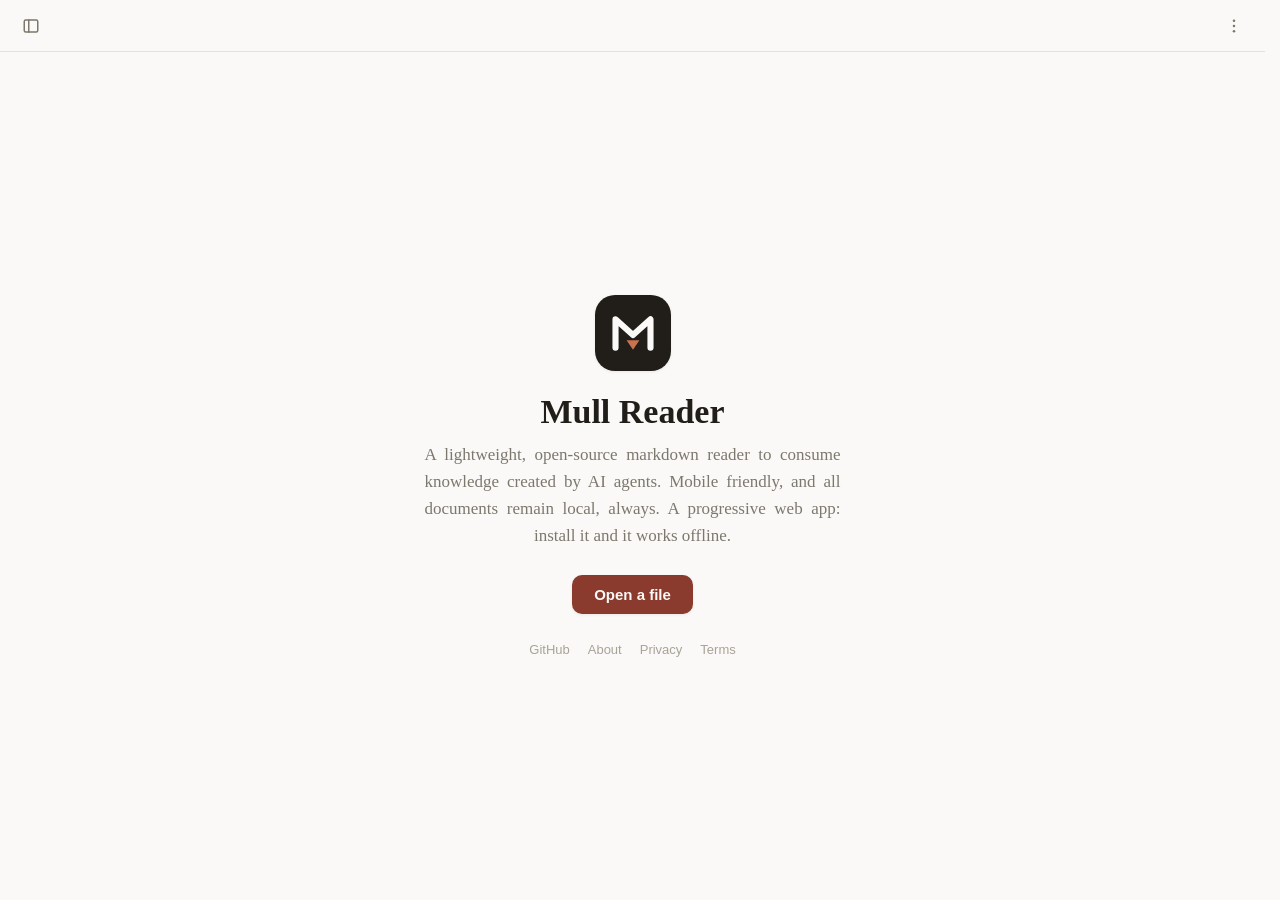
<file: index.html>
<!doctype html>
<html lang="en">
<head>
  <meta charset="utf-8">
  <script>
    // GitHub Pages serves this project's path case-insensitively, so old repo
    // casings (/Mull-Reader/) still load. Normalize to the canonical path
    // before the service worker registers or an install captures a wrong URL.
    (function () {
      if (location.hostname !== 'ramanvir.github.io') return;
      var canon = '/mull-reader/';
      var prefix = location.pathname.slice(0, canon.length);
      if (prefix !== canon && prefix.toLowerCase() === canon) {
        location.replace(canon + location.pathname.slice(canon.length) + location.search + location.hash);
      }
    })();
  </script>
  <meta name="viewport" content="width=device-width, initial-scale=1, viewport-fit=cover">
  <title>Mull Reader - Markdown Reader</title>
  <meta name="description" content="A lightweight, open-source, mobile-friendly markdown reader to consume knowledge created by AI agents. All documents remain local, always.">
  <meta name="theme-color" content="#faf9f7" media="(prefers-color-scheme: light)">
  <meta name="theme-color" content="#1c1b1a" media="(prefers-color-scheme: dark)">
  <meta name="mobile-web-app-capable" content="yes">
  <meta name="apple-mobile-web-app-capable" content="yes">
  <meta name="apple-mobile-web-app-status-bar-style" content="black-translucent">
  <meta name="apple-mobile-web-app-title" content="Mull Reader">
  <meta property="og:type" content="website">
  <meta property="og:site_name" content="Mull Reader">
  <meta property="og:title" content="Mull Reader - Markdown Reader">
  <meta property="og:description" content="A lightweight, open-source, mobile-friendly markdown reader to consume knowledge created by AI agents. All documents remain local, always.">
  <meta property="og:url" content="https://mullreader.com/">
  <meta property="og:image" content="https://mullreader.com/icons/og-image.png">
  <meta property="og:image:width" content="1200">
  <meta property="og:image:height" content="630">
  <meta name="twitter:card" content="summary_large_image">
  <meta name="twitter:title" content="Mull Reader - Markdown Reader">
  <meta name="twitter:description" content="A lightweight, open-source, mobile-friendly markdown reader to consume knowledge created by AI agents. All documents remain local, always.">
  <meta name="twitter:image" content="https://mullreader.com/icons/og-image.png">
  <!-- The app is reachable at both mullreader.com and the GitHub Pages URL;
       point search engines and shares at the custom domain. -->
  <link rel="canonical" href="https://mullreader.com/">
  <link rel="manifest" href="./manifest.json">
  <link rel="icon" href="./favicon.ico" sizes="48x48">
  <link rel="icon" href="./icons/icon.svg" type="image/svg+xml">
  <link rel="icon" href="./icons/icon-192.png" type="image/png" sizes="192x192">
  <link rel="apple-touch-icon" href="./icons/apple-touch-icon.png">
  <link rel="stylesheet" href="./styles.css">
</head>
<body>
  <script>
    // Applied before first paint so the sidebar/panels don't flash open while
    // js/app.js (a deferred module) is still loading. Keys match app.js.
    (function () {
      try {
        var cls = document.body.classList;
        if (matchMedia('(max-width: 720px)').matches || localStorage.getItem('folio-sidebar') !== 'open') {
          cls.add('sidebar-collapsed');
        }
        if (localStorage.getItem('folio-reader') === 'on') cls.add('reader-mode', 'reader-bar-show');
        var w = parseInt(localStorage.getItem('folio-sidebar-w'), 10);
        if (w > 0) document.documentElement.style.setProperty('--sidebar-w', w + 'px');
      } catch (e) { /* first paint just falls back to the JS-applied state */ }
    })();
  </script>
  <header class="topbar">
    <button id="sidebar-toggle" class="icon-btn" aria-label="Toggle sidebar (Ctrl+B)" title="Toggle sidebar (⌘B)">
      <svg viewBox="0 0 24 24" width="18" height="18" fill="none" stroke="currentColor" stroke-width="2" stroke-linecap="round"><rect x="3" y="4" width="18" height="16" rx="2"/><line x1="9" y1="4" x2="9" y2="20"/></svg>
    </button>
    <span id="current-file-name" class="file-name"></span>
    <span class="spacer"></span>
    <div class="menu-wrap">
      <button id="menu-toggle" class="icon-btn" aria-label="Menu" aria-haspopup="true" aria-expanded="false" title="Menu">
        <svg viewBox="0 0 24 24" width="18" height="18" fill="currentColor"><circle cx="12" cy="5" r="1.7"/><circle cx="12" cy="12" r="1.7"/><circle cx="12" cy="19" r="1.7"/></svg>
      </button>
      <div id="app-menu" class="menu" hidden>
        <div class="menu-size">
          <span>Text size</span>
          <span class="menu-size-btns">
            <button id="font-dec" class="icon-btn font-btn" aria-label="Decrease text size" title="Smaller text">A−</button>
            <button id="font-inc" class="icon-btn font-btn" aria-label="Increase text size" title="Larger text">A+</button>
          </span>
        </div>
        <div class="menu-size">
          <span>Brightness</span>
          <span class="menu-size-btns">
            <button id="dim-dec" class="icon-btn font-btn" aria-label="Decrease brightness" title="Dimmer">☀−</button>
            <button id="dim-inc" class="icon-btn font-btn" aria-label="Increase brightness" title="Brighter">☀+</button>
          </span>
        </div>
        <div class="menu-size">
          <span>Warmth</span>
          <span class="menu-size-btns">
            <button id="tone-dec" class="icon-btn font-btn" aria-label="Cooler tone" title="Cooler">−</button>
            <button id="tone-inc" class="icon-btn font-btn" aria-label="Warmer tone" title="Warmer">+</button>
          </span>
        </div>
        <button id="appearance-reset" class="menu-item" title="Reset text size, brightness, and warmth">
          <svg viewBox="0 0 24 24" width="16" height="16" fill="none" stroke="currentColor" stroke-width="2" stroke-linecap="round" stroke-linejoin="round"><path d="M3 12a9 9 0 1 0 3-6.7"/><path d="M3 4v5h5"/></svg>
          Reset appearance
        </button>
        <div class="menu-sep"></div>
        <button id="reader-toggle" class="menu-item" aria-pressed="false" title="Reader mode (Esc to exit)">
          <svg viewBox="0 0 24 24" width="16" height="16" fill="none" stroke="currentColor" stroke-width="2" stroke-linecap="round" stroke-linejoin="round"><path d="M2 4h6a4 4 0 0 1 4 4v13a3 3 0 0 0-3-3H2z"/><path d="M22 4h-6a4 4 0 0 0-4 4v13a3 3 0 0 1 3-3h7z"/></svg>
          Reader mode
        </button>
        <button id="eink-toggle" class="menu-item" aria-pressed="false" title="E-ink mode">
          <svg viewBox="0 0 24 24" width="16" height="16" fill="none" stroke="currentColor" stroke-width="2" stroke-linecap="round"><rect x="5" y="2" width="14" height="20" rx="2"/><line x1="9" y1="7" x2="15" y2="7"/><line x1="9" y1="11" x2="15" y2="11"/><line x1="9" y1="15" x2="13" y2="15"/></svg>
          E-ink mode
        </button>
        <button id="theme-toggle" class="menu-item" title="Toggle theme">
          <svg class="sun" viewBox="0 0 24 24" width="16" height="16" fill="none" stroke="currentColor" stroke-width="2" stroke-linecap="round"><circle cx="12" cy="12" r="4"/><path d="M12 2v2M12 20v2M4.9 4.9l1.4 1.4M17.7 17.7l1.4 1.4M2 12h2M20 12h2M4.9 19.1l1.4-1.4M17.7 6.3l1.4-1.4"/></svg>
          <svg class="moon" viewBox="0 0 24 24" width="16" height="16" fill="none" stroke="currentColor" stroke-width="2" stroke-linecap="round" stroke-linejoin="round"><path d="M21 12.8A9 9 0 1 1 11.2 3a7 7 0 0 0 9.8 9.8z"/></svg>
          Switch theme
        </button>
        <div class="menu-sep"></div>
        <a class="menu-item" href="https://github.com/ramanvir/mull-reader" target="_blank" rel="noopener noreferrer" title="Source code on GitHub">
          <svg viewBox="0 0 16 16" width="16" height="16" fill="currentColor" aria-hidden="true"><path d="M8 0C3.58 0 0 3.58 0 8c0 3.54 2.29 6.53 5.47 7.59.4.07.55-.17.55-.38 0-.19-.01-.82-.01-1.49-2.01.37-2.53-.49-2.69-.94-.09-.23-.48-.94-.82-1.13-.28-.15-.68-.52-.01-.53.63-.01 1.08.58 1.23.82.72 1.21 1.87.87 2.33.66.07-.52.28-.87.51-1.07-1.78-.2-3.64-.89-3.64-3.95 0-.87.31-1.59.82-2.15-.08-.2-.36-1.02.08-2.12 0 0 .67-.21 2.2.82a7.6 7.6 0 0 1 2-.27c.68 0 1.36.09 2 .27 1.53-1.04 2.2-.82 2.2-.82.44 1.1.16 1.92.08 2.12.51.56.82 1.27.82 2.15 0 3.07-1.87 3.75-3.65 3.95.29.25.54.73.54 1.48 0 1.07-.01 1.93-.01 2.2 0 .21.15.46.55.38A8.01 8.01 0 0 0 16 8c0-4.42-3.58-8-8-8z"/></svg>
          Source on GitHub
        </a>
        <a class="menu-item" href="./about.html" title="About Mull Reader">
          <svg viewBox="0 0 24 24" width="16" height="16" fill="none" stroke="currentColor" stroke-width="2" stroke-linecap="round" stroke-linejoin="round"><circle cx="12" cy="12" r="9"/><path d="M12 11v5"/><path d="M12 7.75v.5"/></svg>
          About &amp; privacy
        </a>
      </div>
    </div>
  </header>

  <div class="layout">
    <nav id="sidebar" class="sidebar" aria-label="Contents">
      <div class="sidebar-actions">
        <button id="open-file-btn" class="menu-item" title="Open file (⌘O)">
          <svg viewBox="0 0 24 24" width="16" height="16" fill="none" stroke="currentColor" stroke-width="2" stroke-linecap="round" stroke-linejoin="round"><path d="M14 2H6a2 2 0 0 0-2 2v16a2 2 0 0 0 2 2h12a2 2 0 0 0 2-2V8z"/><path d="M14 2v6h6"/></svg>
          Open file
        </button>
      </div>
      <div id="outline" class="outline" hidden aria-label="Table of contents">
        <div class="outline-title">Contents</div>
        <nav id="toc"></nav>
      </div>
    </nav>

    <div id="sidebar-resizer" class="sidebar-resizer" role="separator" aria-orientation="vertical"
         tabindex="0" aria-label="Resize sidebar" title="Drag to resize · double-click to reset"></div>

    <main id="main" class="main">
      <section id="welcome" class="welcome">
        <div class="welcome-inner">
          <div class="welcome-mark" aria-hidden="true">
            <svg viewBox="107 149 298 247"><path d="M136 374 V178 L256 286 L376 178 V374" fill="none" stroke="currentColor" stroke-width="42" stroke-linecap="round" stroke-linejoin="round"/><path class="mark-arrow" d="M212 322 h88 L256 388 Z" fill="#c9724f"/></svg>
          </div>
          <h1>Mull Reader</h1>
          <p class="welcome-sub">A lightweight, open-source markdown reader to consume knowledge created by AI agents. Mobile friendly, and all documents remain local, always. A progressive web app: install it and it works offline.</p>
          <button id="welcome-open-file-btn" class="cta">Open a file</button>
          <nav class="welcome-links" aria-label="About this app">
            <a href="https://github.com/ramanvir/mull-reader" target="_blank" rel="noopener noreferrer">GitHub</a>
            <a href="./about.html">About</a>
            <a href="./privacy.html">Privacy</a>
            <a href="./terms.html">Terms</a>
          </nav>
        </div>
      </section>
      <article id="content" class="content prose" hidden></article>
    </main>
  </div>

  <div id="tone-overlay" class="tone" aria-hidden="true"></div>
  <div id="dim-overlay" class="dim" aria-hidden="true"></div>
  <div id="progress" class="progress" hidden aria-hidden="true"></div>
  <div id="toast-root" class="toast-root" aria-live="polite"></div>
  <div id="drop-veil" class="drop-veil" hidden><div>Drop to open</div></div>

  <input type="file" id="file-fallback-input" accept=".md,.markdown,text/markdown" hidden>

  <script src="./vendor/marked.min.js"></script>
  <script src="./vendor/purify.min.js"></script>
  <script src="./vendor/highlight.min.js"></script>
  <script type="module" src="./js/app.js"></script>
</body>
</html>
</file>
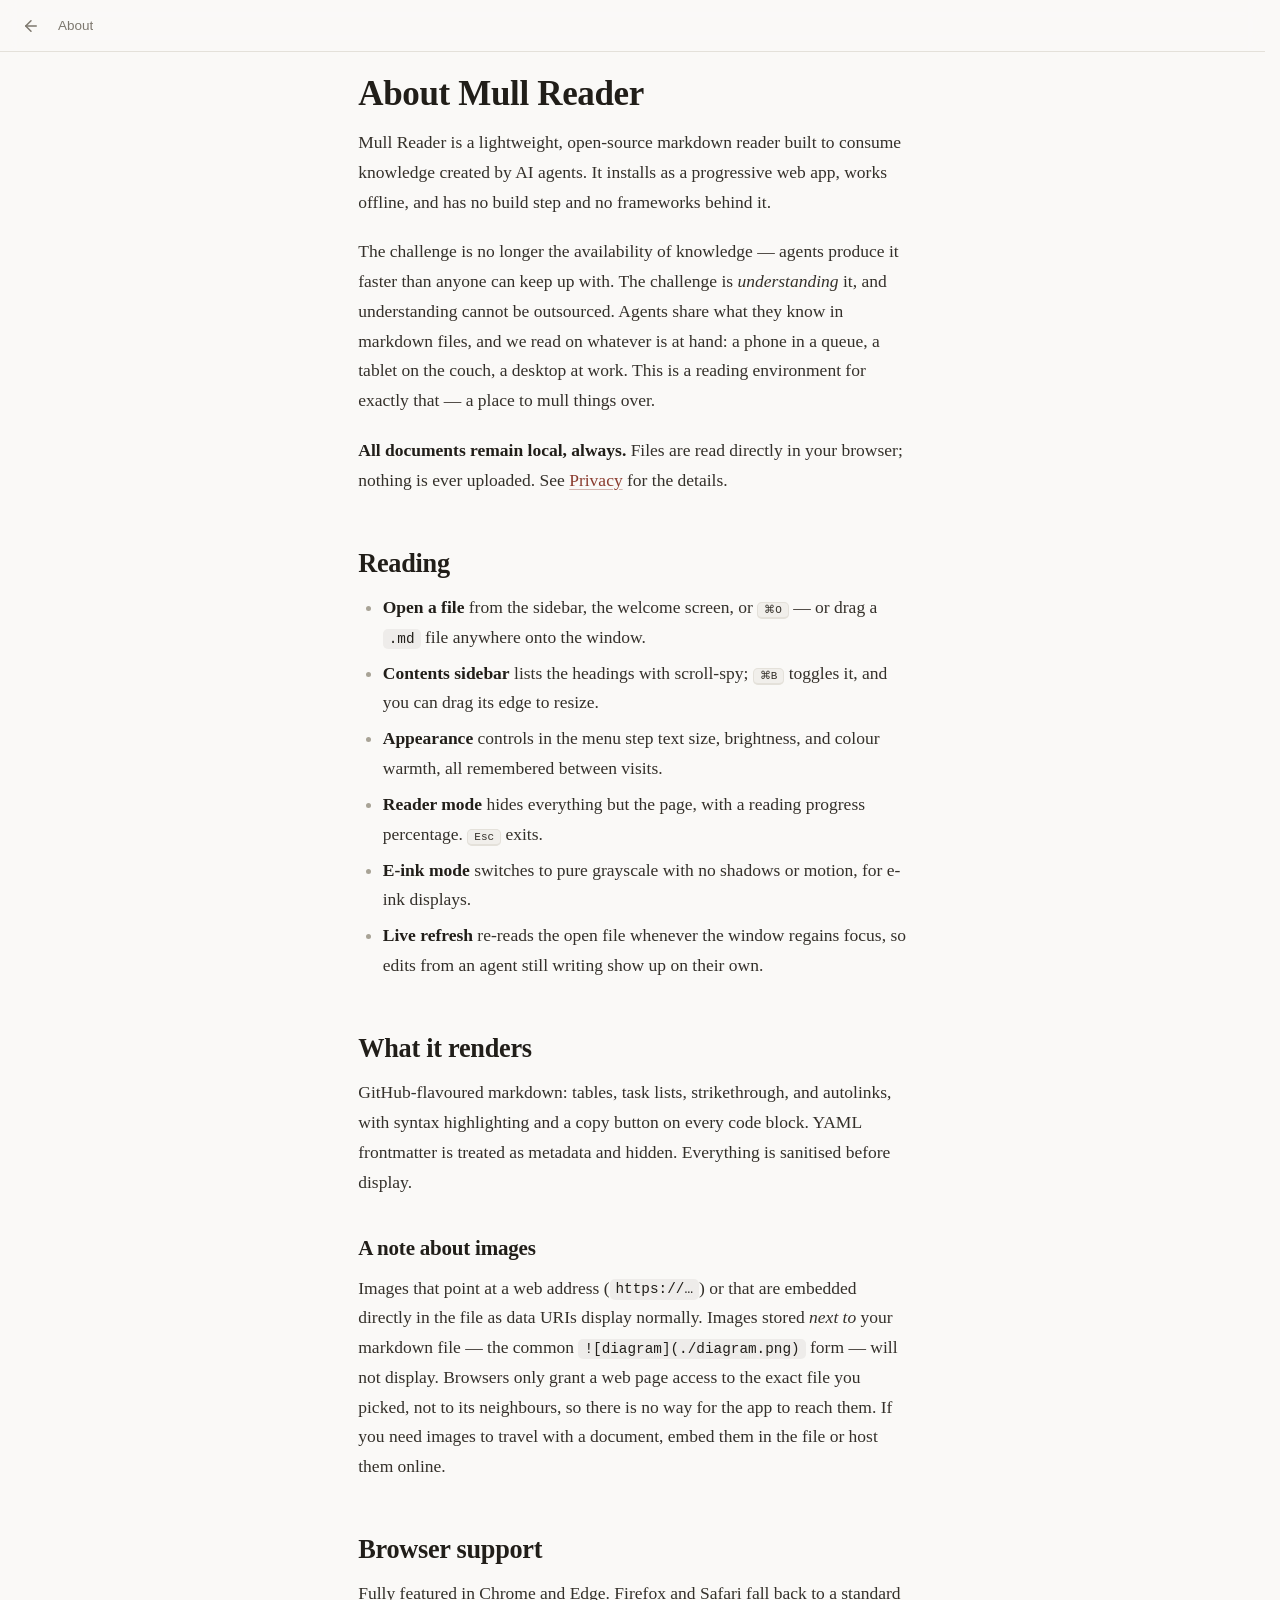
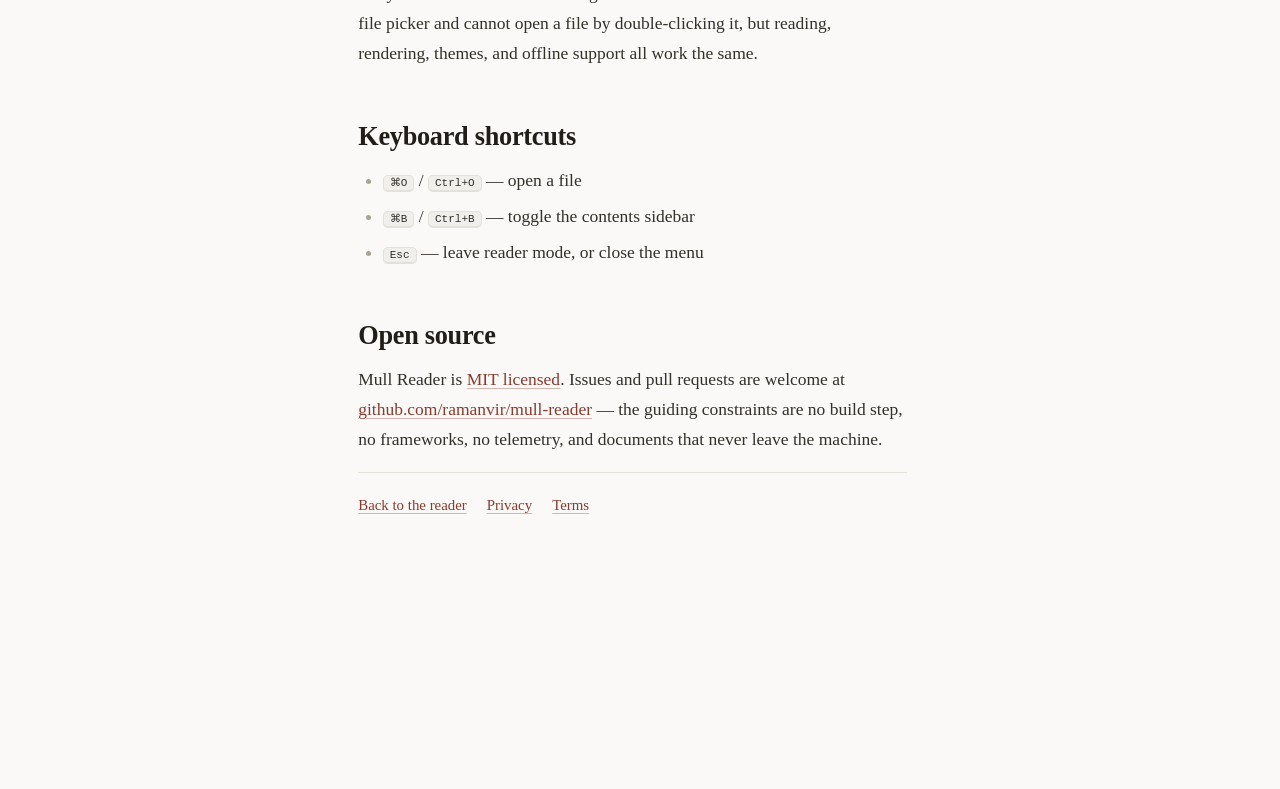
<file: about.html>
<!doctype html>
<html lang="en">
<head>
  <meta charset="utf-8">
  <meta name="viewport" content="width=device-width, initial-scale=1, viewport-fit=cover">
  <title>About - Mull Reader</title>
  <meta name="description" content="What Mull Reader is, how to use it, and which browsers it supports.">
  <meta name="theme-color" content="#faf9f7" media="(prefers-color-scheme: light)">
  <meta name="theme-color" content="#1c1b1a" media="(prefers-color-scheme: dark)">
  <link rel="icon" href="./favicon.ico" sizes="48x48">
  <link rel="icon" href="./icons/icon.svg" type="image/svg+xml">
  <link rel="apple-touch-icon" href="./icons/apple-touch-icon.png">
  <!-- The host serves this page at the extensionless URL and 308s the
       .html form to it; in-app links keep .html so the offline cache hits. -->
  <link rel="canonical" href="https://mullreader.com/about">
  <link rel="stylesheet" href="./styles.css">
  <script src="./js/prefs.js"></script>
</head>
<body>
  <header class="topbar">
    <a class="icon-btn" href="./" aria-label="Back to Mull Reader" title="Back to Mull Reader">
      <svg viewBox="0 0 24 24" width="18" height="18" fill="none" stroke="currentColor" stroke-width="2" stroke-linecap="round" stroke-linejoin="round"><path d="M19 12H5"/><path d="M12 19l-7-7 7-7"/></svg>
    </a>
    <span class="file-name">About</span>
    <span class="spacer"></span>
  </header>

  <main class="main">
    <article class="content prose">
      <h1>About Mull Reader</h1>

      <p>Mull Reader is a lightweight, open-source markdown reader built to consume knowledge created by AI agents. It installs as a progressive web app, works offline, and has no build step and no frameworks behind it.</p>

      <p>The challenge is no longer the availability of knowledge — agents produce it faster than anyone can keep up with. The challenge is <em>understanding</em> it, and understanding cannot be outsourced. Agents share what they know in markdown files, and we read on whatever is at hand: a phone in a queue, a tablet on the couch, a desktop at work. This is a reading environment for exactly that — a place to mull things over.</p>

      <p><strong>All documents remain local, always.</strong> Files are read directly in your browser; nothing is ever uploaded. See <a href="./privacy.html">Privacy</a> for the details.</p>

      <h2>Reading</h2>
      <ul>
        <li><strong>Open a file</strong> from the sidebar, the welcome screen, or <kbd>⌘O</kbd> — or drag a <code>.md</code> file anywhere onto the window.</li>
        <li><strong>Contents sidebar</strong> lists the headings with scroll-spy; <kbd>⌘B</kbd> toggles it, and you can drag its edge to resize.</li>
        <li><strong>Appearance</strong> controls in the menu step text size, brightness, and colour warmth, all remembered between visits.</li>
        <li><strong>Reader mode</strong> hides everything but the page, with a reading progress percentage. <kbd>Esc</kbd> exits.</li>
        <li><strong>E-ink mode</strong> switches to pure grayscale with no shadows or motion, for e-ink displays.</li>
        <li><strong>Live refresh</strong> re-reads the open file whenever the window regains focus, so edits from an agent still writing show up on their own.</li>
      </ul>

      <h2>What it renders</h2>
      <p>GitHub-flavoured markdown: tables, task lists, strikethrough, and autolinks, with syntax highlighting and a copy button on every code block. YAML frontmatter is treated as metadata and hidden. Everything is sanitised before display.</p>

      <h3>A note about images</h3>
      <p>Images that point at a web address (<code>https://…</code>) or that are embedded directly in the file as data URIs display normally. Images stored <em>next to</em> your markdown file — the common <code>![diagram](./diagram.png)</code> form — will not display. Browsers only grant a web page access to the exact file you picked, not to its neighbours, so there is no way for the app to reach them. If you need images to travel with a document, embed them in the file or host them online.</p>

      <h2>Browser support</h2>
      <p>Fully featured in Chrome and Edge. Firefox and Safari fall back to a standard file picker and cannot open a file by double-clicking it, but reading, rendering, themes, and offline support all work the same.</p>

      <h2>Keyboard shortcuts</h2>
      <ul>
        <li><kbd>⌘O</kbd> / <kbd>Ctrl+O</kbd> — open a file</li>
        <li><kbd>⌘B</kbd> / <kbd>Ctrl+B</kbd> — toggle the contents sidebar</li>
        <li><kbd>Esc</kbd> — leave reader mode, or close the menu</li>
      </ul>

      <h2>Open source</h2>
      <p>Mull Reader is <a href="https://github.com/ramanvir/mull-reader/blob/main/LICENSE" target="_blank" rel="noopener noreferrer">MIT licensed</a>. Issues and pull requests are welcome at <a href="https://github.com/ramanvir/mull-reader" target="_blank" rel="noopener noreferrer">github.com/ramanvir/mull-reader</a> — the guiding constraints are no build step, no frameworks, no telemetry, and documents that never leave the machine.</p>

      <nav class="doc-nav" aria-label="Related pages">
        <a href="./">Back to the reader</a>
        <a href="./privacy.html">Privacy</a>
        <a href="./terms.html">Terms</a>
      </nav>
    </article>
  </main>
</body>
</html>
</file>
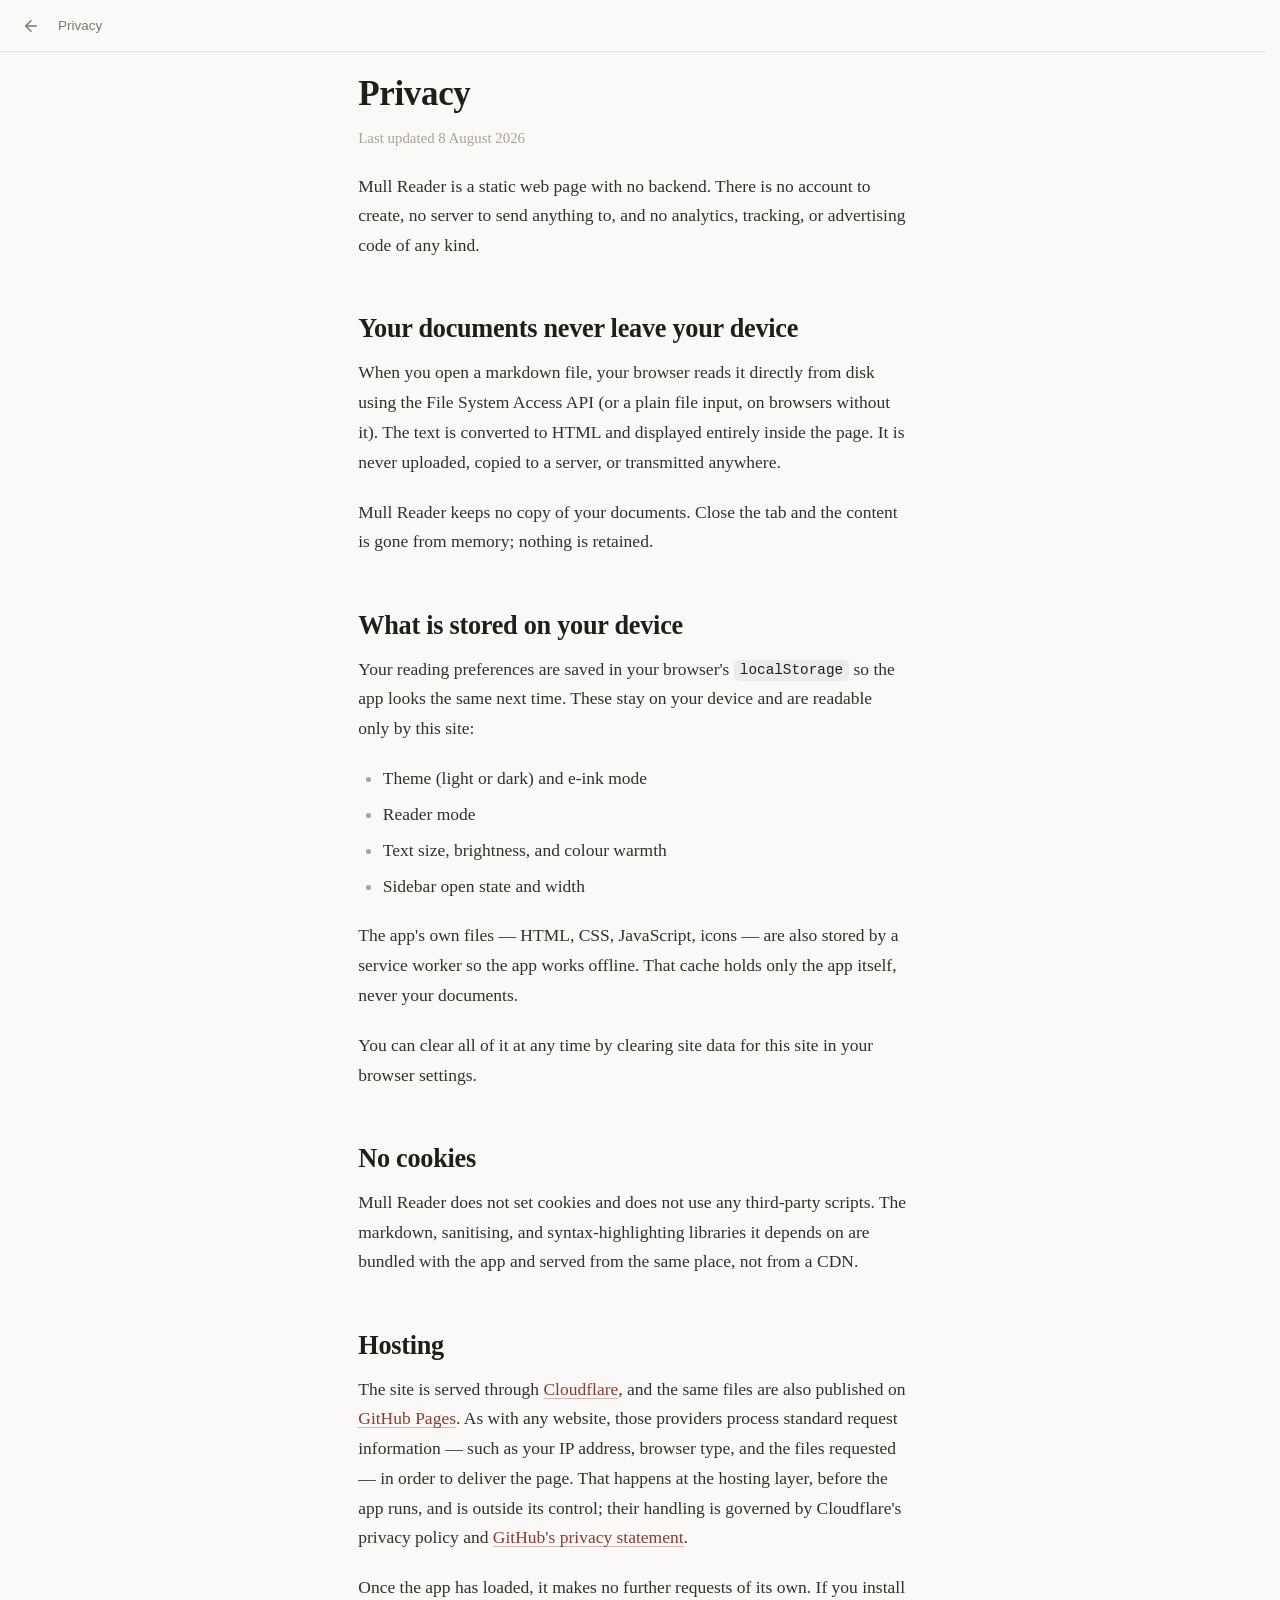
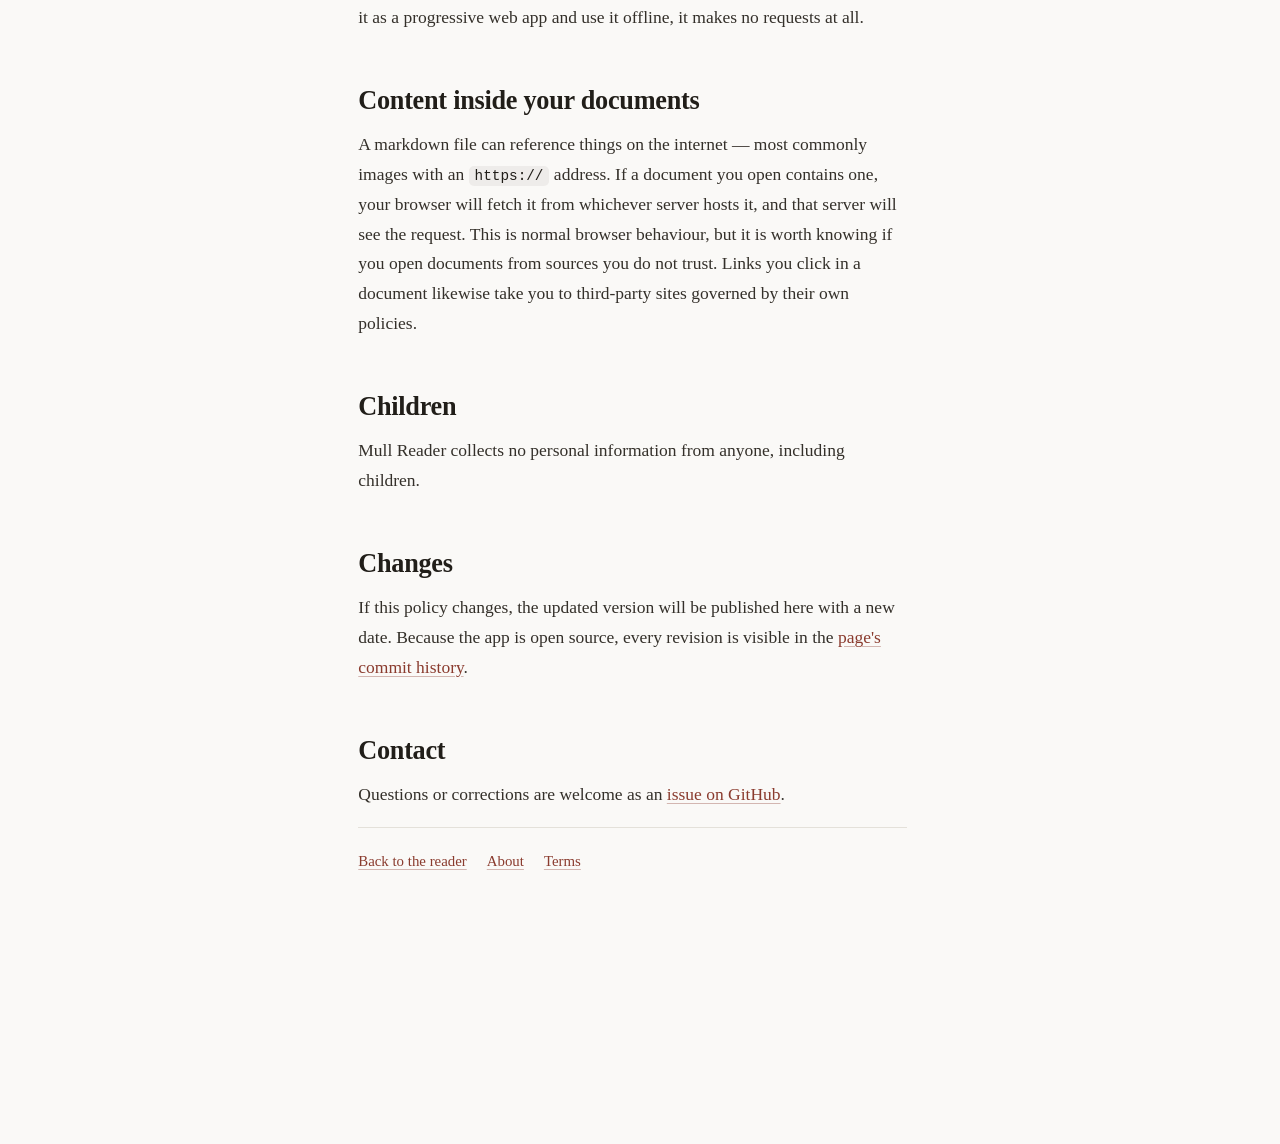
<file: privacy.html>
<!doctype html>
<html lang="en">
<head>
  <meta charset="utf-8">
  <meta name="viewport" content="width=device-width, initial-scale=1, viewport-fit=cover">
  <title>Privacy - Mull Reader</title>
  <meta name="description" content="Mull Reader collects nothing. Documents are read in your browser and never leave your device.">
  <meta name="theme-color" content="#faf9f7" media="(prefers-color-scheme: light)">
  <meta name="theme-color" content="#1c1b1a" media="(prefers-color-scheme: dark)">
  <link rel="icon" href="./favicon.ico" sizes="48x48">
  <link rel="icon" href="./icons/icon.svg" type="image/svg+xml">
  <link rel="apple-touch-icon" href="./icons/apple-touch-icon.png">
  <!-- The host serves this page at the extensionless URL and 308s the
       .html form to it; in-app links keep .html so the offline cache hits. -->
  <link rel="canonical" href="https://mullreader.com/privacy">
  <link rel="stylesheet" href="./styles.css">
  <script src="./js/prefs.js"></script>
</head>
<body>
  <header class="topbar">
    <a class="icon-btn" href="./" aria-label="Back to Mull Reader" title="Back to Mull Reader">
      <svg viewBox="0 0 24 24" width="18" height="18" fill="none" stroke="currentColor" stroke-width="2" stroke-linecap="round" stroke-linejoin="round"><path d="M19 12H5"/><path d="M12 19l-7-7 7-7"/></svg>
    </a>
    <span class="file-name">Privacy</span>
    <span class="spacer"></span>
  </header>

  <main class="main">
    <article class="content prose">
      <h1>Privacy</h1>
      <p class="doc-meta">Last updated 8 August 2026</p>

      <p>Mull Reader is a static web page with no backend. There is no account to create, no server to send anything to, and no analytics, tracking, or advertising code of any kind.</p>

      <h2>Your documents never leave your device</h2>
      <p>When you open a markdown file, your browser reads it directly from disk using the File System Access API (or a plain file input, on browsers without it). The text is converted to HTML and displayed entirely inside the page. It is never uploaded, copied to a server, or transmitted anywhere.</p>
      <p>Mull Reader keeps no copy of your documents. Close the tab and the content is gone from memory; nothing is retained.</p>

      <h2>What is stored on your device</h2>
      <p>Your reading preferences are saved in your browser's <code>localStorage</code> so the app looks the same next time. These stay on your device and are readable only by this site:</p>
      <ul>
        <li>Theme (light or dark) and e-ink mode</li>
        <li>Reader mode</li>
        <li>Text size, brightness, and colour warmth</li>
        <li>Sidebar open state and width</li>
      </ul>
      <p>The app's own files — HTML, CSS, JavaScript, icons — are also stored by a service worker so the app works offline. That cache holds only the app itself, never your documents.</p>
      <p>You can clear all of it at any time by clearing site data for this site in your browser settings.</p>

      <h2>No cookies</h2>
      <p>Mull Reader does not set cookies and does not use any third-party scripts. The markdown, sanitising, and syntax-highlighting libraries it depends on are bundled with the app and served from the same place, not from a CDN.</p>

      <h2>Hosting</h2>
      <p>The site is served through <a href="https://www.cloudflare.com/privacypolicy/" target="_blank" rel="noopener noreferrer">Cloudflare</a>, and the same files are also published on <a href="https://docs.github.com/en/pages/getting-started-with-github-pages/what-is-github-pages#data-collection" target="_blank" rel="noopener noreferrer">GitHub Pages</a>. As with any website, those providers process standard request information — such as your IP address, browser type, and the files requested — in order to deliver the page. That happens at the hosting layer, before the app runs, and is outside its control; their handling is governed by Cloudflare's privacy policy and <a href="https://docs.github.com/en/site-policy/privacy-policies/github-general-privacy-statement" target="_blank" rel="noopener noreferrer">GitHub's privacy statement</a>.</p>
      <p>Once the app has loaded, it makes no further requests of its own. If you install it as a progressive web app and use it offline, it makes no requests at all.</p>

      <h2>Content inside your documents</h2>
      <p>A markdown file can reference things on the internet — most commonly images with an <code>https://</code> address. If a document you open contains one, your browser will fetch it from whichever server hosts it, and that server will see the request. This is normal browser behaviour, but it is worth knowing if you open documents from sources you do not trust. Links you click in a document likewise take you to third-party sites governed by their own policies.</p>

      <h2>Children</h2>
      <p>Mull Reader collects no personal information from anyone, including children.</p>

      <h2>Changes</h2>
      <p>If this policy changes, the updated version will be published here with a new date. Because the app is open source, every revision is visible in the <a href="https://github.com/ramanvir/mull-reader/commits/main/privacy.html" target="_blank" rel="noopener noreferrer">page's commit history</a>.</p>

      <h2>Contact</h2>
      <p>Questions or corrections are welcome as an <a href="https://github.com/ramanvir/mull-reader/issues" target="_blank" rel="noopener noreferrer">issue on GitHub</a>.</p>

      <nav class="doc-nav" aria-label="Related pages">
        <a href="./">Back to the reader</a>
        <a href="./about.html">About</a>
        <a href="./terms.html">Terms</a>
      </nav>
    </article>
  </main>
</body>
</html>
</file>
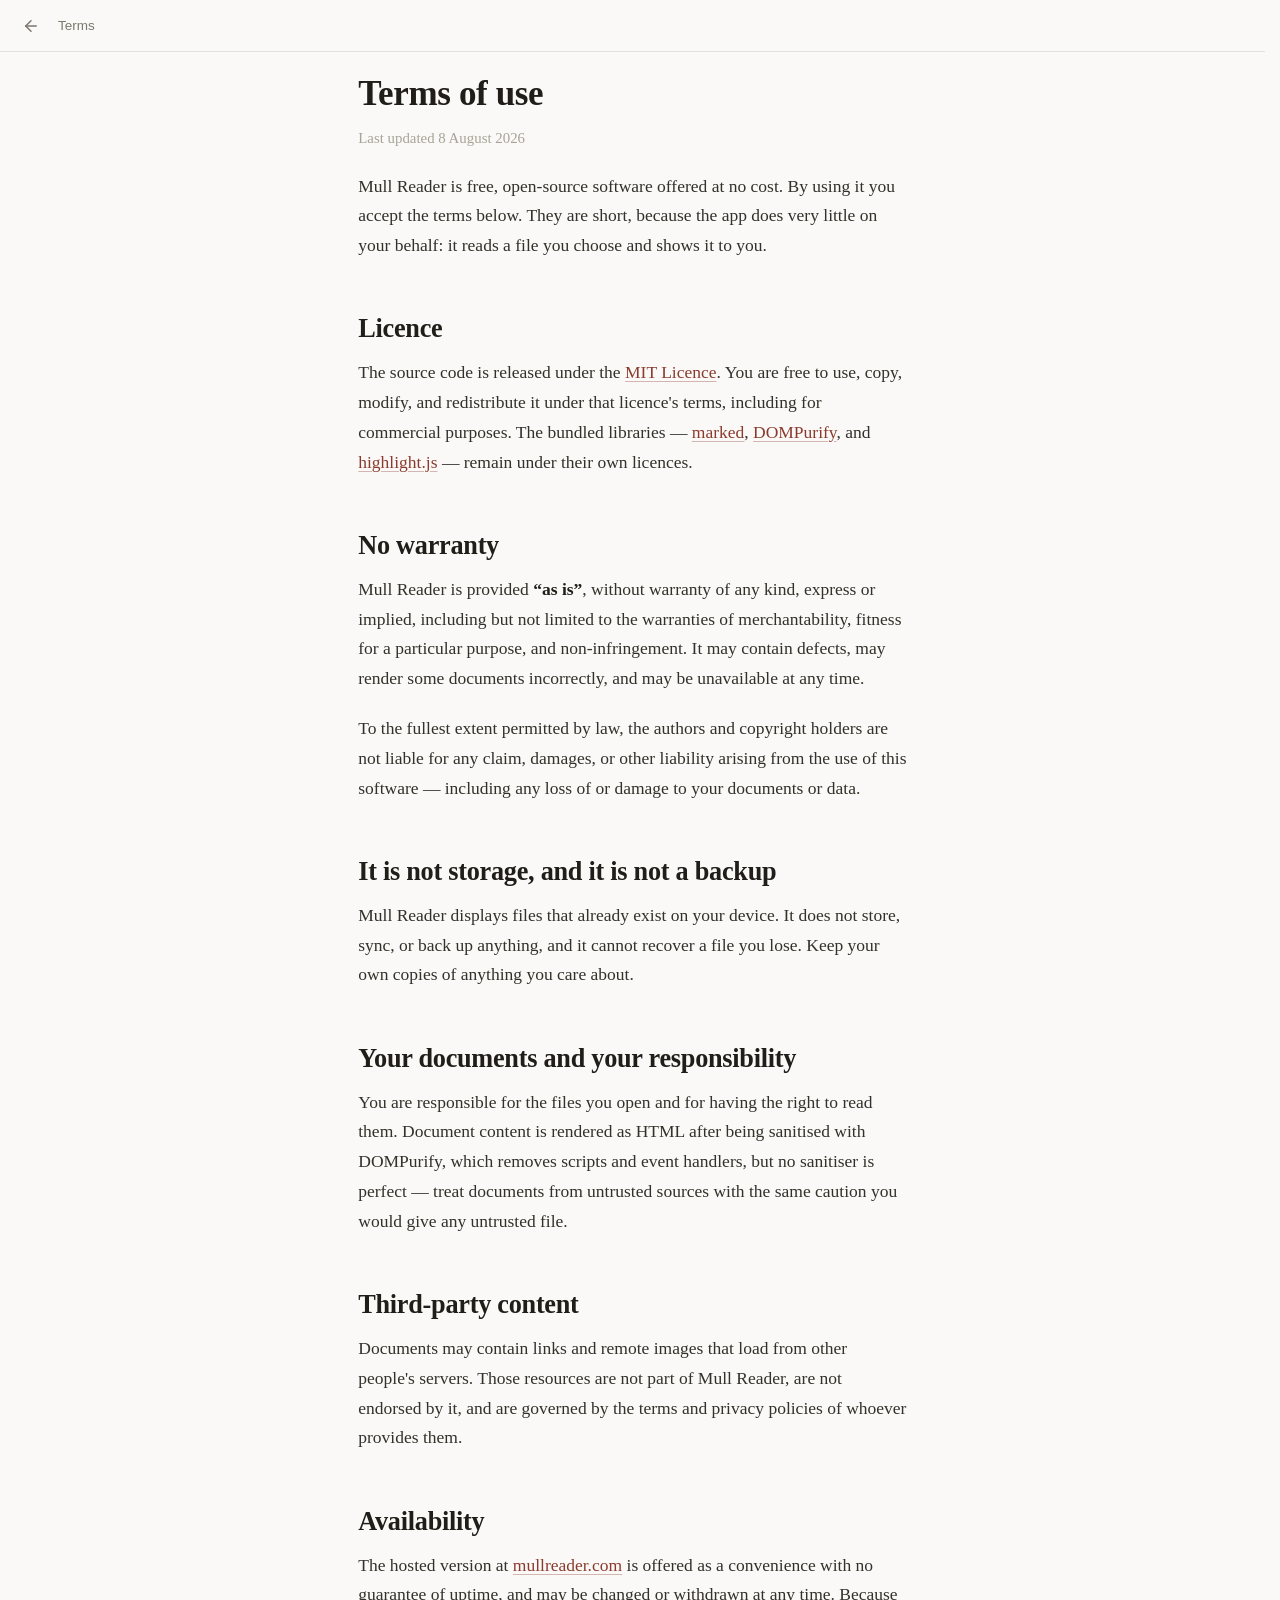
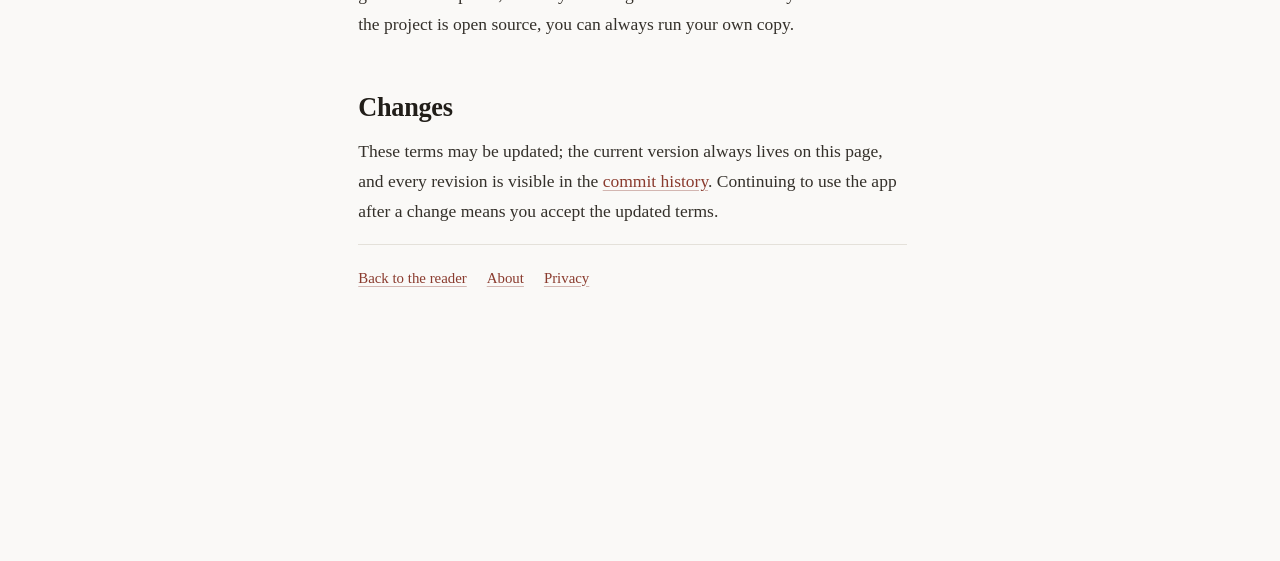
<file: terms.html>
<!doctype html>
<html lang="en">
<head>
  <meta charset="utf-8">
  <meta name="viewport" content="width=device-width, initial-scale=1, viewport-fit=cover">
  <title>Terms - Mull Reader</title>
  <meta name="description" content="Terms of use for Mull Reader — free, open-source software provided as is.">
  <meta name="theme-color" content="#faf9f7" media="(prefers-color-scheme: light)">
  <meta name="theme-color" content="#1c1b1a" media="(prefers-color-scheme: dark)">
  <link rel="icon" href="./favicon.ico" sizes="48x48">
  <link rel="icon" href="./icons/icon.svg" type="image/svg+xml">
  <link rel="apple-touch-icon" href="./icons/apple-touch-icon.png">
  <!-- The host serves this page at the extensionless URL and 308s the
       .html form to it; in-app links keep .html so the offline cache hits. -->
  <link rel="canonical" href="https://mullreader.com/terms">
  <link rel="stylesheet" href="./styles.css">
  <script src="./js/prefs.js"></script>
</head>
<body>
  <header class="topbar">
    <a class="icon-btn" href="./" aria-label="Back to Mull Reader" title="Back to Mull Reader">
      <svg viewBox="0 0 24 24" width="18" height="18" fill="none" stroke="currentColor" stroke-width="2" stroke-linecap="round" stroke-linejoin="round"><path d="M19 12H5"/><path d="M12 19l-7-7 7-7"/></svg>
    </a>
    <span class="file-name">Terms</span>
    <span class="spacer"></span>
  </header>

  <main class="main">
    <article class="content prose">
      <h1>Terms of use</h1>
      <p class="doc-meta">Last updated 8 August 2026</p>

      <p>Mull Reader is free, open-source software offered at no cost. By using it you accept the terms below. They are short, because the app does very little on your behalf: it reads a file you choose and shows it to you.</p>

      <h2>Licence</h2>
      <p>The source code is released under the <a href="https://github.com/ramanvir/mull-reader/blob/main/LICENSE" target="_blank" rel="noopener noreferrer">MIT Licence</a>. You are free to use, copy, modify, and redistribute it under that licence's terms, including for commercial purposes. The bundled libraries — <a href="https://github.com/markedjs/marked" target="_blank" rel="noopener noreferrer">marked</a>, <a href="https://github.com/cure53/DOMPurify" target="_blank" rel="noopener noreferrer">DOMPurify</a>, and <a href="https://github.com/highlightjs/highlight.js" target="_blank" rel="noopener noreferrer">highlight.js</a> — remain under their own licences.</p>

      <h2>No warranty</h2>
      <p>Mull Reader is provided <strong>“as is”</strong>, without warranty of any kind, express or implied, including but not limited to the warranties of merchantability, fitness for a particular purpose, and non-infringement. It may contain defects, may render some documents incorrectly, and may be unavailable at any time.</p>
      <p>To the fullest extent permitted by law, the authors and copyright holders are not liable for any claim, damages, or other liability arising from the use of this software — including any loss of or damage to your documents or data.</p>

      <h2>It is not storage, and it is not a backup</h2>
      <p>Mull Reader displays files that already exist on your device. It does not store, sync, or back up anything, and it cannot recover a file you lose. Keep your own copies of anything you care about.</p>

      <h2>Your documents and your responsibility</h2>
      <p>You are responsible for the files you open and for having the right to read them. Document content is rendered as HTML after being sanitised with DOMPurify, which removes scripts and event handlers, but no sanitiser is perfect — treat documents from untrusted sources with the same caution you would give any untrusted file.</p>

      <h2>Third-party content</h2>
      <p>Documents may contain links and remote images that load from other people's servers. Those resources are not part of Mull Reader, are not endorsed by it, and are governed by the terms and privacy policies of whoever provides them.</p>

      <h2>Availability</h2>
      <p>The hosted version at <a href="https://mullreader.com/">mullreader.com</a> is offered as a convenience with no guarantee of uptime, and may be changed or withdrawn at any time. Because the project is open source, you can always run your own copy.</p>

      <h2>Changes</h2>
      <p>These terms may be updated; the current version always lives on this page, and every revision is visible in the <a href="https://github.com/ramanvir/mull-reader/commits/main/terms.html" target="_blank" rel="noopener noreferrer">commit history</a>. Continuing to use the app after a change means you accept the updated terms.</p>

      <nav class="doc-nav" aria-label="Related pages">
        <a href="./">Back to the reader</a>
        <a href="./about.html">About</a>
        <a href="./privacy.html">Privacy</a>
      </nav>
    </article>
  </main>
</body>
</html>
</file>
<file: styles.css>
/* ================= Folio — editorial markdown reader ================= */

:root {
  --serif: Charter, 'Bitstream Charter', 'Sitka Text', Cambria, Georgia, 'Times New Roman', serif;
  --sans: -apple-system, BlinkMacSystemFont, 'Segoe UI', Inter, Roboto, 'Helvetica Neue', sans-serif;
  --mono: ui-monospace, 'SF Mono', SFMono-Regular, Menlo, Consolas, 'Liberation Mono', monospace;

  --safe-top: env(safe-area-inset-top, 0px);
  --safe-bottom: env(safe-area-inset-bottom, 0px);
  --safe-left: env(safe-area-inset-left, 0px);
  --safe-right: env(safe-area-inset-right, 0px);

  --topbar-h: calc(52px + var(--safe-top));
  --sidebar-w: 272px;
  --prose-size: 17.5px;

  /* Light: warm paper */
  --bg: #faf9f7;
  --bg-raised: #f1efeb;
  --bg-sidebar: #f4f2ee;
  --ink: #34302a;
  --ink-strong: #211e19;
  --muted: #7d786e;
  --faint: #a8a396;
  --border: #e4e1da;
  --accent: #8a3b2e;
  --accent-soft: rgba(138, 59, 46, 0.08);
  --code-bg: rgba(90, 80, 60, 0.07);
  --pre-bg: #f2f0ec;
  --shadow: 0 1px 3px rgba(40, 35, 25, 0.08);

  --hl-comment: #918c80;
  --hl-keyword: #9d4a34;
  --hl-string: #3f6e4b;
  --hl-number: #a06a1f;
  --hl-title: #4a5d94;
  --hl-attr: #77522e;
}

/* Dark: warm dark gray, reduced-contrast text */
@media (prefers-color-scheme: dark) {
  :root:not([data-theme="light"]) {
    --bg: #1c1b1a;
    --bg-raised: #262523;
    --bg-sidebar: #211f1e;
    --ink: #cfccc4;
    --ink-strong: #e8e5dd;
    --muted: #8f8b81;
    --faint: #6b675e;
    --border: #34322e;
    --accent: #d99a83;
    --accent-soft: rgba(217, 154, 131, 0.1);
    --code-bg: rgba(255, 250, 235, 0.07);
    --pre-bg: #232220;
    --shadow: 0 1px 3px rgba(0, 0, 0, 0.4);

    --hl-comment: #7d786e;
    --hl-keyword: #d9927b;
    --hl-string: #a3c495;
    --hl-number: #d4b06a;
    --hl-title: #97aede;
    --hl-attr: #c9a97d;
  }
}
:root[data-theme="dark"] {
  --bg: #1c1b1a;
  --bg-raised: #262523;
  --bg-sidebar: #211f1e;
  --ink: #cfccc4;
  --ink-strong: #e8e5dd;
  --muted: #8f8b81;
  --faint: #6b675e;
  --border: #34322e;
  --accent: #d99a83;
  --accent-soft: rgba(217, 154, 131, 0.1);
  --code-bg: rgba(255, 250, 235, 0.07);
  --pre-bg: #232220;
  --shadow: 0 1px 3px rgba(0, 0, 0, 0.4);

  --hl-comment: #7d786e;
  --hl-keyword: #d9927b;
  --hl-string: #a3c495;
  --hl-number: #d4b06a;
  --hl-title: #97aede;
  --hl-attr: #c9a97d;
}

/* E-ink: pure grayscale, hard edges, no motion — wins over light and dark */
:root[data-eink] {
  --bg: #ffffff;
  --bg-raised: #f0f0f0;
  --bg-sidebar: #ffffff;
  --ink: #111111;
  --ink-strong: #000000;
  --muted: #3d3d3d;
  --faint: #6e6e6e;
  --border: #9a9a9a;
  --accent: #000000;
  --accent-soft: rgba(0, 0, 0, 0.08);
  --code-bg: rgba(0, 0, 0, 0.07);
  --pre-bg: #f2f2f2;
  --shadow: none;

  --hl-comment: #666666;
  --hl-keyword: #000000;
  --hl-string: #333333;
  --hl-number: #333333;
  --hl-title: #000000;
  --hl-attr: #444444;
}
:root[data-eink] * {
  transition: none !important;
  animation: none !important;
  box-shadow: none !important;
  text-shadow: none !important;
}
:root[data-eink] body { -webkit-font-smoothing: auto; }
:root[data-eink] .topbar { backdrop-filter: none; background: var(--bg); }
:root[data-eink] .drop-veil { backdrop-filter: none; }
:root[data-eink] .prose img { filter: grayscale(1) contrast(1.05); }

/* ================= Base ================= */

* { box-sizing: border-box; }

html {
  scrollbar-gutter: stable;
  scroll-padding-top: calc(var(--topbar-h) + 16px);
  -webkit-text-size-adjust: 100%;
  /* Disable double-tap-to-zoom (pinch zoom still works); restricting the
     root restricts every descendant's touch gestures with it. */
  touch-action: manipulation;
}

body {
  margin: 0;
  background: var(--bg);
  color: var(--ink);
  font-family: var(--sans);
  font-size: 15px;
  -webkit-font-smoothing: antialiased;
  transition: background-color 0.15s ease, color 0.15s ease;
}

button { font: inherit; color: inherit; -webkit-tap-highlight-color: transparent; }
a { -webkit-tap-highlight-color: transparent; }

/* ================= Top bar ================= */

.topbar {
  position: sticky;
  top: 0;
  z-index: 20;
  display: flex;
  align-items: center;
  gap: 10px;
  height: var(--topbar-h);
  padding: var(--safe-top) calc(14px + var(--safe-right)) 0 calc(14px + var(--safe-left));
  background: color-mix(in srgb, var(--bg) 88%, transparent);
  backdrop-filter: blur(10px);
  border-bottom: 1px solid var(--border);
}

.file-name {
  color: var(--muted);
  font-size: 13.5px;
  white-space: nowrap;
  overflow: hidden;
  text-overflow: ellipsis;
  min-width: 0;
}
.file-name:not(:empty) { cursor: pointer; }

.spacer { flex: 1; }

.icon-btn {
  display: inline-flex;
  align-items: center;
  justify-content: center;
  gap: 6px;
  border: 1px solid transparent;
  background: none;
  border-radius: 8px;
  cursor: pointer;
  color: var(--muted);
  padding: 7px;
  touch-action: manipulation;
}
.font-btn {
  font-family: var(--serif);
  font-weight: 600;
  font-size: 13px;
  letter-spacing: 0.02em;
}
#font-inc { font-size: 15.5px; }

.icon-btn:disabled { opacity: 0.35; cursor: default; }
.icon-btn[aria-pressed="true"] {
  color: var(--accent);
  background: var(--accent-soft);
}

.icon-btn:hover {
  color: var(--ink-strong);
  background: var(--bg-raised);
}

/* --- overflow menu --- */

.menu-wrap { position: relative; }

.menu {
  position: absolute;
  top: calc(100% + 8px);
  right: 0;
  z-index: 30;
  min-width: 208px;
  background: var(--bg);
  border: 1px solid var(--border);
  border-radius: 12px;
  box-shadow: 0 10px 32px rgba(0, 0, 0, 0.18);
  padding: 6px;
}
.menu[hidden] { display: none; }

.menu-item {
  display: flex;
  align-items: center;
  gap: 10px;
  width: 100%;
  border: 0;
  background: none;
  cursor: pointer;
  padding: 9px 10px;
  border-radius: 8px;
  font-size: 13.5px;
  color: var(--ink);
  text-align: left;
  text-decoration: none;
  touch-action: manipulation;
}
.menu-item svg { flex: none; color: var(--muted); }
.menu-item:hover { background: var(--bg-raised); }
.menu-item[aria-pressed="true"] {
  color: var(--accent);
  background: var(--accent-soft);
}
.menu-item[aria-pressed="true"] svg { color: var(--accent); }

.menu-sep { height: 1px; background: var(--border); margin: 6px 4px; }

.menu-size {
  display: flex;
  align-items: center;
  justify-content: space-between;
  gap: 10px;
  padding: 2px 4px 2px 10px;
  font-size: 13.5px;
  color: var(--ink);
}
.menu-size-btns { display: inline-flex; }

/* theme toggle shows the icon for the theme you'd switch to */
.moon { display: none; }
@media (prefers-color-scheme: dark) {
  :root:not([data-theme="light"]) .sun { display: none; }
  :root:not([data-theme="light"]) .moon { display: block; }
}
:root[data-theme="dark"] .sun { display: none; }
:root[data-theme="dark"] .moon { display: block; }
:root[data-theme="light"] .sun { display: block; }
:root[data-theme="light"] .moon { display: none; }

/* ================= Layout ================= */

.layout { display: flex; min-height: calc(100dvh - var(--topbar-h)); }

.sidebar {
  width: var(--sidebar-w);
  flex: none;
  position: sticky;
  top: var(--topbar-h);
  height: calc(100dvh - var(--topbar-h));
  overflow-y: auto;
  background: var(--bg-sidebar);
  border-right: 1px solid var(--border);
  padding: 14px 10px calc(32px + var(--safe-bottom));
}
body.sidebar-collapsed .sidebar { display: none; }

.sidebar-actions {
  margin-bottom: 10px;
  padding-bottom: 10px;
  border-bottom: 1px solid var(--border);
}

/* Drag handle straddling the sidebar's right edge. The hit area is wider than
   the line it draws so it's easy to grab without eating the border's look. */
.sidebar-resizer {
  flex: none;
  width: 9px;
  margin: 0 -5px 0 -4px;
  position: sticky;
  top: var(--topbar-h);
  height: calc(100dvh - var(--topbar-h));
  z-index: 16;
  cursor: col-resize;
  touch-action: none;
}
.sidebar-resizer::before {
  content: '';
  display: block;
  width: 3px;
  height: 100%;
  margin-left: 3px;
  background: transparent;
  transition: background 0.15s ease;
}
.sidebar-resizer:hover::before,
.sidebar-resizer:focus-visible::before,
body.sidebar-resizing .sidebar-resizer::before { background: var(--accent); }
.sidebar-resizer:focus-visible { outline: none; }

/* While dragging, keep the col-resize cursor even as the pointer outruns the
   handle, and stop the drag from selecting the contents list. */
body.sidebar-resizing { cursor: col-resize; user-select: none; }

body.sidebar-collapsed .sidebar-resizer,
body.reader-mode .sidebar-resizer { display: none; }

.main { flex: 1; min-width: 0; }

/* ================= Welcome ================= */

.welcome {
  display: grid;
  place-items: center;
  min-height: calc(100dvh - var(--topbar-h));
  padding: 32px;
}
.welcome[hidden] { display: none; }

.welcome-inner { text-align: center; max-width: 26rem; }

.welcome-mark {
  width: 76px; height: 76px;
  margin: 0 auto 22px;
  display: grid;
  place-items: center;
  border-radius: 20px;
  background: var(--ink-strong);
  color: var(--bg);
  box-shadow: var(--shadow);
}
.welcome-mark svg { width: 44px; height: 36px; display: block; }
/* e-ink is pure grayscale and the tile is black — the rust arrow would vanish */
:root[data-eink] .welcome-mark .mark-arrow { fill: var(--bg); }

.welcome h1 {
  font-family: var(--serif);
  font-size: 34px;
  margin: 0 0 10px;
  color: var(--ink-strong);
}

.welcome-sub {
  font-family: var(--serif);
  font-size: 17px;
  line-height: 1.6;
  color: var(--muted);
  margin: 0 0 26px;
  text-align: justify;
  text-align-last: center;
  -webkit-hyphens: auto;
  hyphens: auto;
}

.cta {
  border: 0;
  background: var(--accent);
  color: var(--bg);
  font-size: 15px;
  font-weight: 600;
  padding: 11px 22px;
  border-radius: 10px;
  cursor: pointer;
  box-shadow: var(--shadow);
  /* also used as a link on the 404 page */
  display: inline-block;
  text-decoration: none;
}
.cta:hover { filter: brightness(1.08); }

.welcome-links {
  display: flex;
  flex-wrap: wrap;
  justify-content: center;
  gap: 6px 18px;
  margin-top: 28px;
  font-size: 13px;
}
.welcome-links a {
  color: var(--faint);
  text-decoration: none;
}
.welcome-links a:hover { color: var(--accent); }

/* ================= Static pages (about, privacy, terms) ================= */

.doc-meta {
  color: var(--faint);
  font-size: 0.85em;
}

.doc-nav {
  display: flex;
  flex-wrap: wrap;
  gap: 8px 20px;
  margin-top: 3em;
  padding-top: 1.4em;
  border-top: 1px solid var(--border);
  font-size: 0.85em;
}
.doc-nav a { color: var(--muted); }

kbd {
  font-family: var(--mono);
  font-size: 11px;
  background: var(--bg-raised);
  border: 1px solid var(--border);
  border-bottom-width: 2px;
  border-radius: 5px;
  padding: 1px 6px;
}

/* ================= Prose ================= */

.content {
  max-width: 70ch;
  margin: 0 auto;
  padding: 20px 32px 30vh;
  padding-left: max(32px, var(--safe-left));
  padding-right: max(32px, var(--safe-right));
}

.prose {
  font-family: var(--serif);
  font-size: var(--prose-size);
  line-height: 1.7;
  color: var(--ink);
}

.prose > * { margin-top: 0; margin-bottom: 0; }
.prose > * + * { margin-top: 1.15em; }

.prose h1, .prose h2, .prose h3, .prose h4, .prose h5, .prose h6 {
  font-family: var(--serif);
  color: var(--ink-strong);
  line-height: 1.25;
  letter-spacing: -0.01em;
  position: relative;
}
.prose > h1 { font-size: 2em; margin-top: 0.4em; }
.prose > h2 { font-size: 1.5em; margin-top: 2em; }
.prose > h3 { font-size: 1.2em; margin-top: 1.8em; }
.prose > h4 { font-size: 1.05em; margin-top: 1.6em; }
.prose > :first-child { margin-top: 0; }

.prose h1 + *, .prose h2 + *, .prose h3 + *, .prose h4 + * { margin-top: 0.7em; }

.h-anchor {
  position: absolute;
  margin-left: 0.35em;
  color: var(--faint);
  text-decoration: none;
  opacity: 0;
  transition: opacity 0.12s ease;
  font-weight: 400;
}
h1:hover .h-anchor, h2:hover .h-anchor, h3:hover .h-anchor,
h4:hover .h-anchor, h5:hover .h-anchor, h6:hover .h-anchor { opacity: 1; }
.h-anchor:hover { color: var(--accent); }

.prose a {
  color: var(--accent);
  text-decoration: underline;
  text-decoration-color: color-mix(in srgb, var(--accent) 35%, transparent);
  text-underline-offset: 3px;
}
.prose a:hover { text-decoration-color: var(--accent); }

.prose strong { color: var(--ink-strong); }

.prose blockquote {
  margin-left: 0;
  margin-right: 0;
  padding: 0.7em 1.2em;
  border-left: 3px solid var(--accent);
  background: var(--accent-soft);
  border-radius: 0 8px 8px 0;
  color: color-mix(in srgb, var(--ink) 82%, var(--muted));
}
.prose blockquote > * + * { margin-top: 0.8em; }

.prose ul, .prose ol { padding-left: 1.4em; }
.prose li { margin-top: 0.35em; }
.prose li::marker { color: var(--faint); }

.prose ul.task-list { list-style: none; padding-left: 0.4em; }
.prose li.task-item { display: flex; gap: 0.55em; align-items: baseline; }
.prose li.task-item input[type="checkbox"] {
  accent-color: var(--accent);
  transform: translateY(2px);
  margin: 0;
}

.prose hr {
  border: 0;
  margin: 2.6em auto;
  text-align: center;
  height: auto;
}
.prose hr::after {
  content: '· · ·';
  color: var(--faint);
  font-size: 1.1em;
  letter-spacing: 0.6em;
  padding-left: 0.6em;
}

.prose img { max-width: 100%; height: auto; border-radius: 8px; }

/* Stand-in for an image that couldn't load — see explainBrokenImages() */
.prose .img-missing {
  display: inline-flex;
  align-items: center;
  gap: 0.5em;
  max-width: 100%;
  padding: 0.5em 0.8em;
  border: 1px dashed var(--border);
  border-radius: 8px;
  background: var(--bg-raised);
  font-family: var(--sans);
  font-size: 0.8em;
  line-height: 1.4;
  color: var(--muted);
  cursor: help;
}
.prose .img-missing svg { flex: none; color: var(--faint); }
.prose .img-missing em { color: var(--faint); font-style: italic; }

/* --- inline code & code blocks --- */

.prose code {
  font-family: var(--mono);
  font-size: 0.82em;
}
.prose :not(pre) > code {
  background: var(--code-bg);
  padding: 0.15em 0.42em;
  border-radius: 5px;
  color: var(--ink-strong);
}

.codeblock { position: relative; }
.prose pre {
  margin: 0;
  background: var(--pre-bg);
  border: 1px solid var(--border);
  border-radius: 10px;
  padding: 1em 1.2em;
  overflow-x: auto;
  line-height: 1.55;
}
.prose pre code { font-size: 0.78em; }

.copy-btn {
  position: absolute;
  top: 8px;
  right: 8px;
  border: 1px solid var(--border);
  background: var(--bg);
  color: var(--muted);
  font-family: var(--sans);
  font-size: 11.5px;
  padding: 3px 9px;
  border-radius: 6px;
  cursor: pointer;
  opacity: 0;
  transition: opacity 0.12s ease;
}
.codeblock:hover .copy-btn, .copy-btn:focus-visible { opacity: 1; }
.copy-btn:hover { color: var(--ink-strong); }
.copy-btn.copied { color: var(--accent); border-color: var(--accent); opacity: 1; }

/* --- syntax highlighting (theme-aware) --- */

.hljs { color: var(--ink); background: transparent; }
.hljs-comment, .hljs-quote { color: var(--hl-comment); font-style: italic; }
.hljs-keyword, .hljs-selector-tag, .hljs-doctag, .hljs-meta .hljs-keyword,
.hljs-template-tag, .hljs-name { color: var(--hl-keyword); }
.hljs-string, .hljs-regexp, .hljs-addition { color: var(--hl-string); }
.hljs-number, .hljs-literal, .hljs-symbol, .hljs-bullet, .hljs-link { color: var(--hl-number); }
.hljs-title, .hljs-title.class_, .hljs-title.function_, .hljs-section,
.hljs-selector-id, .hljs-selector-class { color: var(--hl-title); }
.hljs-attr, .hljs-attribute, .hljs-variable, .hljs-template-variable,
.hljs-type, .hljs-built_in, .hljs-params, .hljs-property { color: var(--hl-attr); }
.hljs-meta, .hljs-deletion { color: var(--hl-comment); }
.hljs-emphasis { font-style: italic; }
.hljs-strong { font-weight: 600; }

/* --- tables --- */

.prose table {
  border-collapse: collapse;
  width: 100%;
  font-family: var(--sans);
  font-size: 0.82em;
  line-height: 1.5;
}
.prose th, .prose td {
  padding: 0.6em 0.95em;
  text-align: left;
  vertical-align: top;
}
.prose th {
  color: var(--ink-strong);
  font-weight: 600;
  border-bottom: 2px solid var(--border);
}
.prose td { border-bottom: 1px solid var(--border); }
.prose tbody tr:nth-child(even) { background: var(--bg-raised); }

/* ================= Outline (TOC) ================= */

/* Lives inside the left sidebar, under the actions. */
.outline { font-family: var(--sans); }
.outline[hidden] { display: none !important; }

.outline-title {
  font-size: 10.5px;
  font-weight: 600;
  text-transform: uppercase;
  letter-spacing: 0.1em;
  color: var(--faint);
  margin-bottom: 8px;
  padding-left: 12px;
}

.toc-link {
  display: block;
  font-size: 12.5px;
  line-height: 1.45;
  color: var(--muted);
  text-decoration: none;
  padding: 3px 12px;
  border-left: 2px solid var(--border);
}
.toc-link.toc-h3 { padding-left: 24px; }
.toc-link:hover { color: var(--ink-strong); }
.toc-link.active {
  color: var(--accent);
  border-left-color: var(--accent);
  font-weight: 600;
}

/* ================= Kindle-style reading aids ================= */
/* Active in e-ink and reader modes: progress %, justified book-page text. */

.progress {
  position: fixed;
  right: calc(14px + var(--safe-right));
  bottom: calc(10px + var(--safe-bottom));
  z-index: 10;
  font-family: var(--sans);
  font-size: 11.5px;
  letter-spacing: 0.03em;
  color: var(--faint);
  background: color-mix(in srgb, var(--bg) 85%, transparent);
  padding: 2px 7px;
  border-radius: 6px;
  pointer-events: none;
}
.progress[hidden] { display: none; }

/* Color temperature: a click-through multiply-blended tint — amber for warm,
   blue for cold. --tone-color/--tone-opacity are set from the menu steppers. */
.tone {
  position: fixed;
  inset: 0;
  z-index: 59;
  background: var(--tone-color, transparent);
  opacity: var(--tone-opacity, 0);
  mix-blend-mode: multiply;
  pointer-events: none;
  transition: opacity 0.15s ease, background-color 0.15s ease;
}
/* E-ink promises pure grayscale — never tint it. */
:root[data-eink] .tone { display: none; }

/* Software brightness: a click-through black veil over the whole page.
   --dim is 0 (off) to ~0.6, set from the menu's brightness steppers. */
.dim {
  position: fixed;
  inset: 0;
  z-index: 60;
  background: #000;
  opacity: var(--dim, 0);
  pointer-events: none;
  transition: opacity 0.15s ease;
}

:root[data-eink] .prose > p,
body.reader-mode .prose > p {
  text-align: justify;
  -webkit-hyphens: auto;
  hyphens: auto;
}

/* ================= Toasts & drop veil ================= */

.toast-root {
  position: fixed;
  bottom: calc(24px + var(--safe-bottom));
  left: 50%;
  transform: translateX(-50%);
  display: flex;
  flex-direction: column;
  align-items: center;
  gap: 8px;
  z-index: 50;
  pointer-events: none;
}
.toast {
  background: var(--ink-strong);
  color: var(--bg);
  font-size: 13.5px;
  padding: 9px 16px;
  border-radius: 10px;
  box-shadow: 0 4px 16px rgba(0, 0, 0, 0.25);
  opacity: 0;
  transform: translateY(6px);
  transition: opacity 0.25s ease, transform 0.25s ease;
}
.toast.show { opacity: 1; transform: translateY(0); }

.drop-veil {
  position: fixed;
  inset: 0;
  z-index: 40;
  display: grid;
  place-items: center;
  background: color-mix(in srgb, var(--bg) 72%, transparent);
  backdrop-filter: blur(3px);
  pointer-events: none;
  font-family: var(--serif);
  font-size: 26px;
  color: var(--ink-strong);
}
.drop-veil[hidden] { display: none; }
.drop-veil > div {
  border: 2px dashed var(--accent);
  border-radius: 16px;
  padding: 36px 64px;
  background: var(--bg);
  box-shadow: var(--shadow);
}

/* ================= Reader mode ================= */
/* Content only, like a book page; the topbar tucks away and peeks back on hover. */

body.reader-mode .sidebar { display: none; }

body.reader-mode .topbar {
  position: fixed;
  top: 0;
  left: 0;
  right: 0;
  transform: translateY(calc(-100% + 5px));
  transition: transform 0.18s ease;
}
body.reader-mode .topbar:hover,
body.reader-mode .topbar:focus-within { transform: translateY(0); }

body.reader-mode .layout { min-height: 100dvh; }
body.reader-mode .content {
  max-width: 64ch;
  padding-top: calc(72px + var(--safe-top));
}

/* On touch screens there's no hover or Esc key: the bar hides as you scroll
   down and comes back when you scroll up or reach the top. */
@media (hover: none) {
  body.reader-mode .topbar { transform: translateY(-100%); }
  body.reader-mode.reader-bar-show .topbar { transform: translateY(0); }
}

/* ================= Small screens ================= */

@media (max-width: 720px) {
  .sidebar {
    position: fixed;
    left: 0;
    z-index: 15;
    width: min(var(--sidebar-w), 84vw);
    padding-left: calc(10px + var(--safe-left));
    box-shadow: 4px 0 20px rgba(0, 0, 0, 0.15);
  }
  /* The phone sidebar floats over the page, so there's no column to resize. */
  .sidebar-resizer { display: none; }
  .content {
    padding: 32px 20px 20vh;
    padding-left: max(20px, var(--safe-left));
    padding-right: max(20px, var(--safe-right));
  }
  .prose { font-size: calc(var(--prose-size) - 1px); }
  .welcome { padding-bottom: calc(32px + var(--safe-bottom)); }
}

/* ================= Touch ergonomics ================= */

@media (pointer: coarse) {
  .icon-btn { min-width: 44px; min-height: 44px; }
  .menu-item { padding: 12px 10px; }
  .topbar { gap: 2px; }
}
</file>
